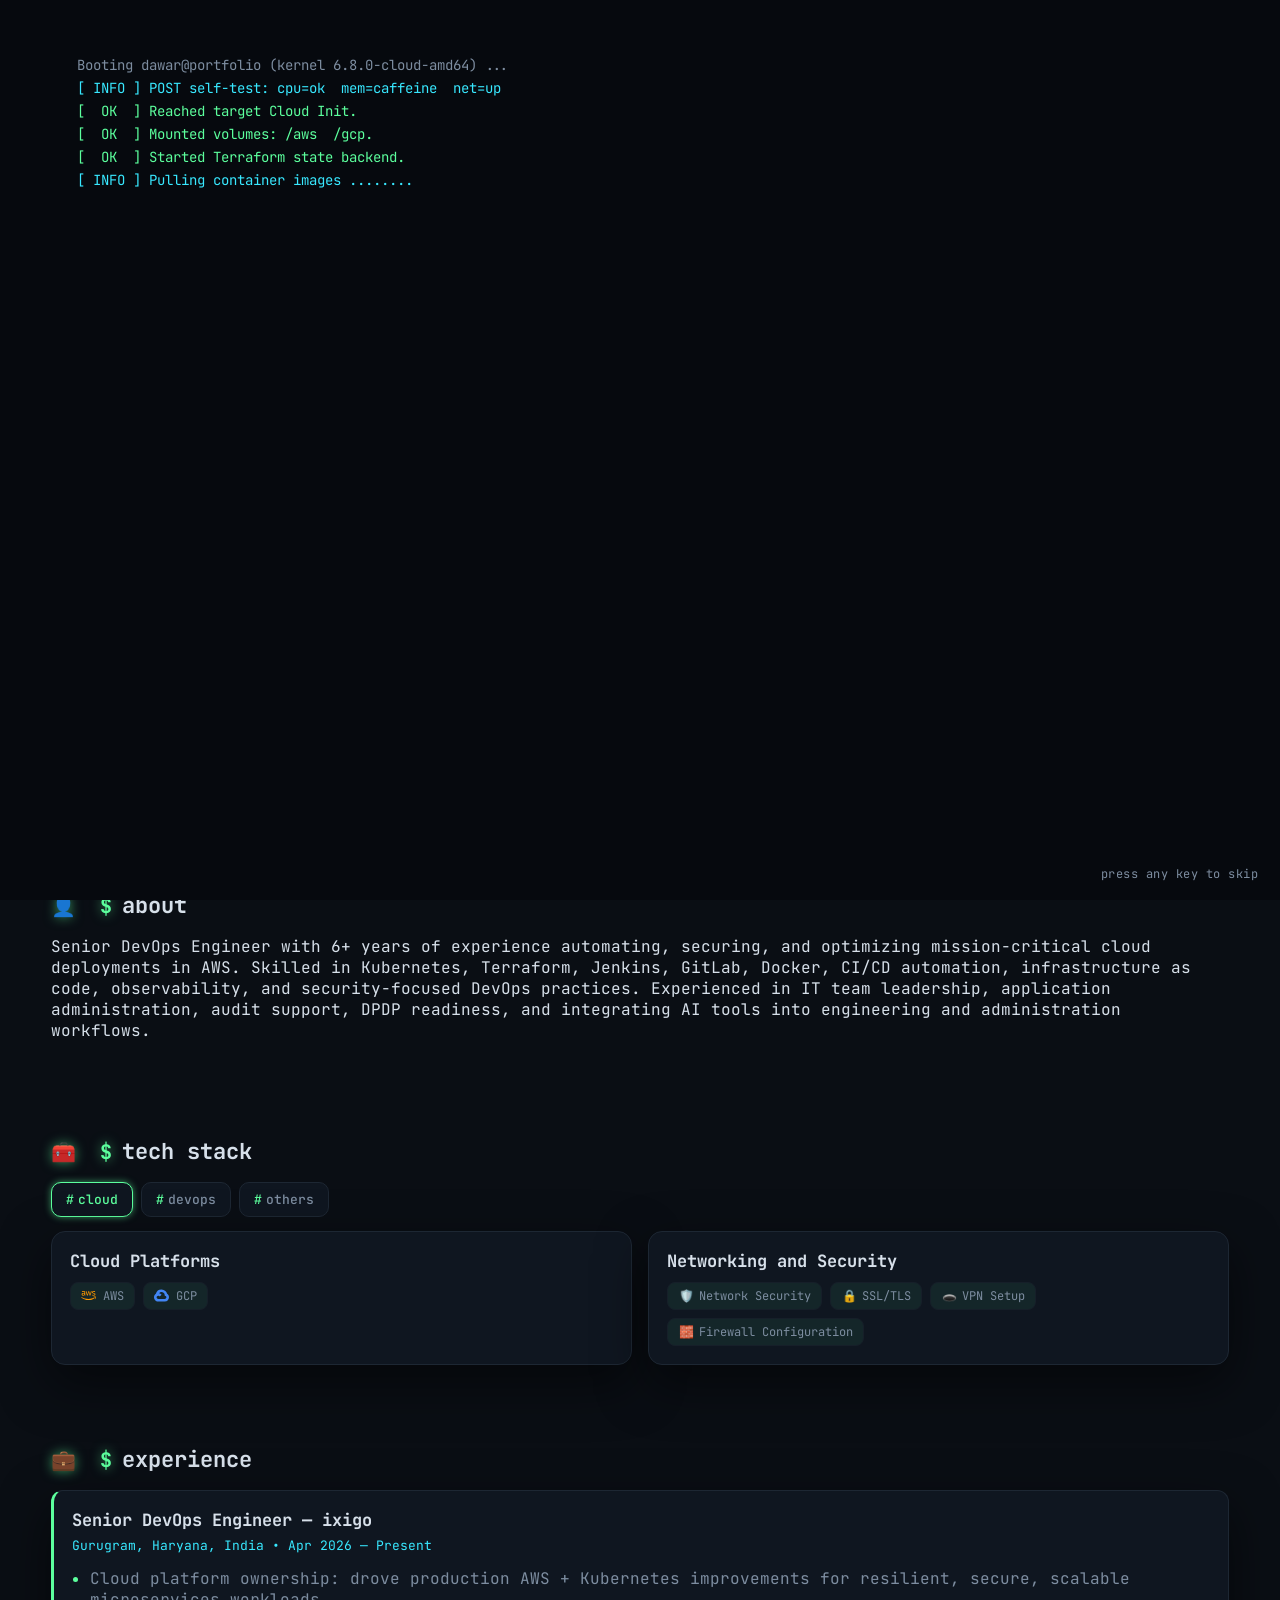
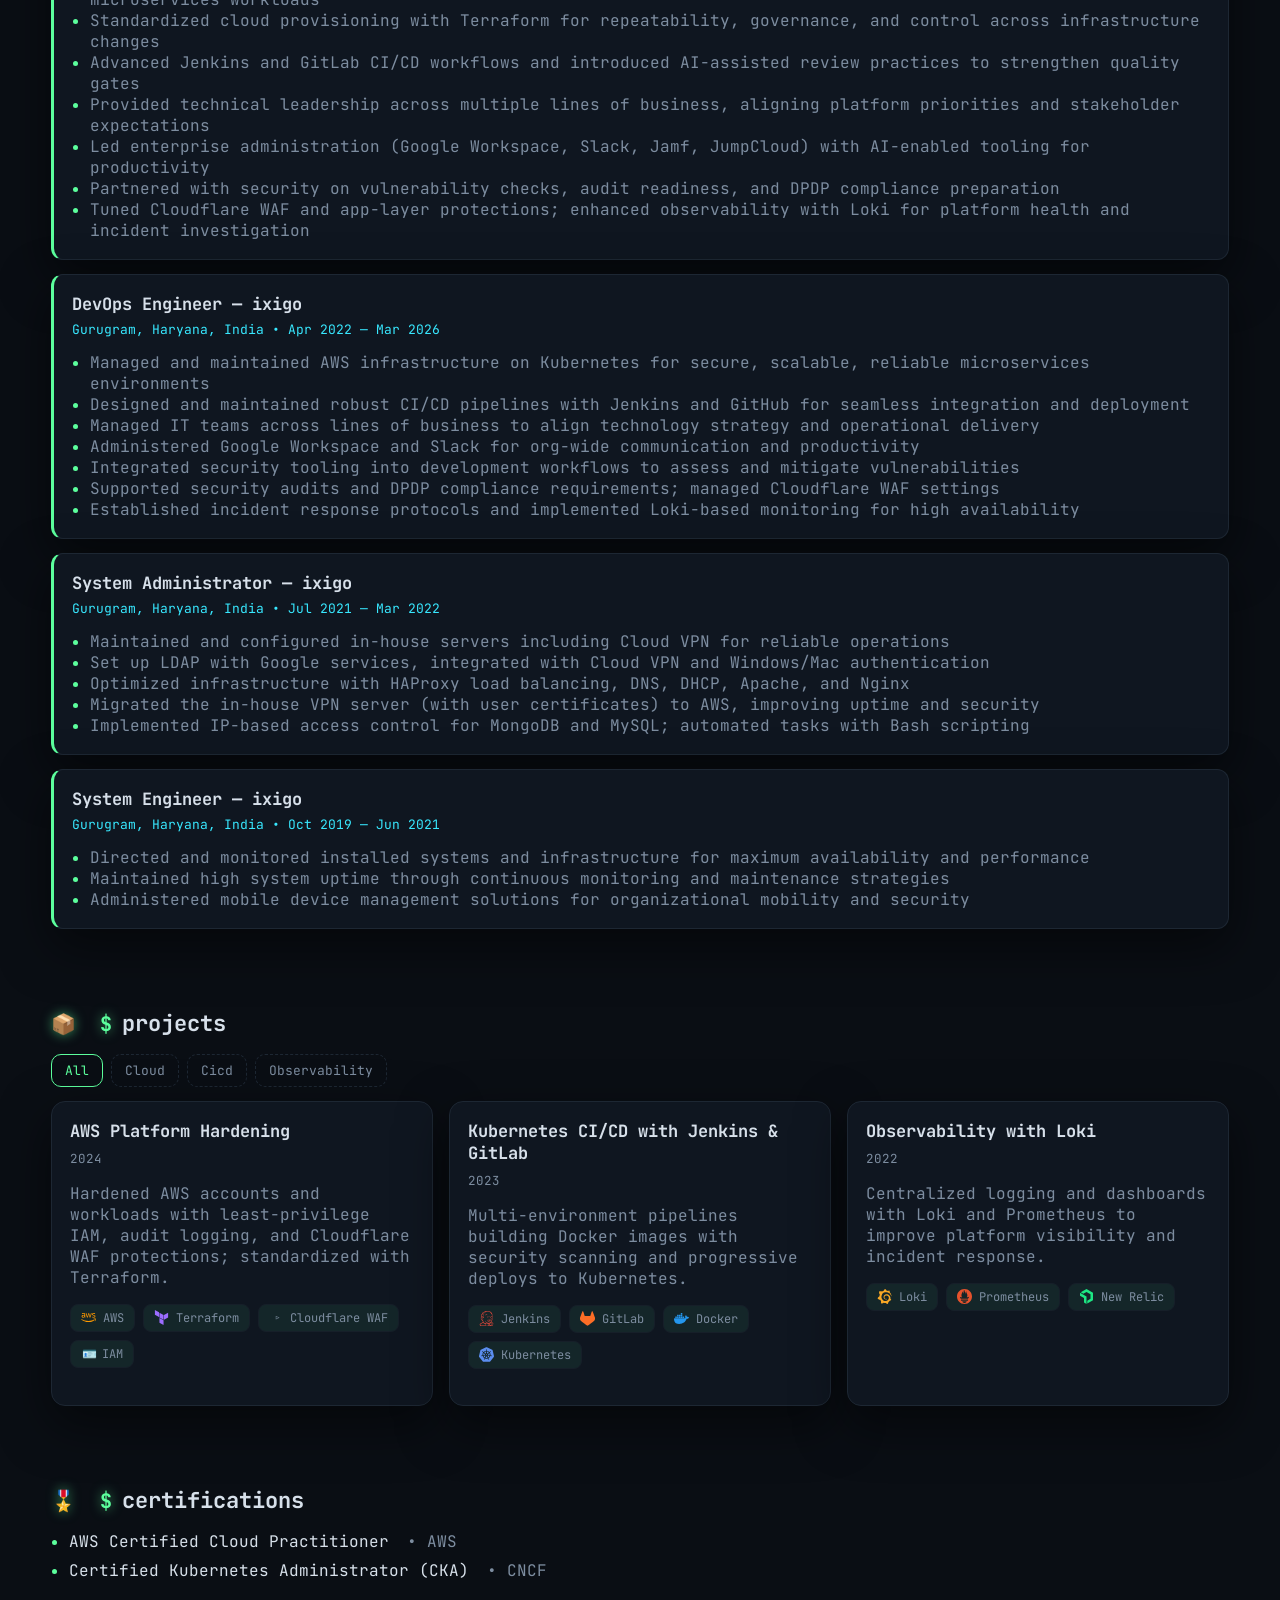
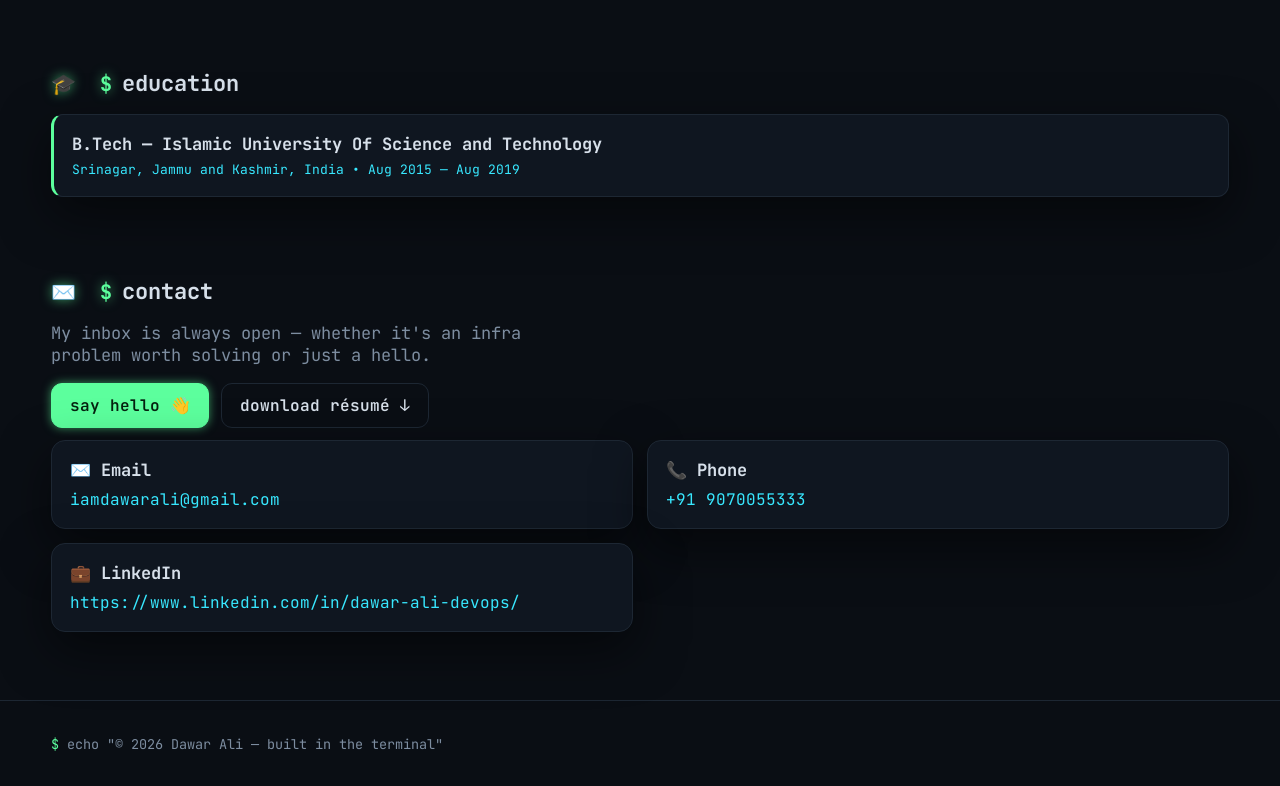
<file: index.html>
<!doctype html>
<html lang="en">
  <head>
    <meta charset="utf-8" />
    <meta name="viewport" content="width=device-width, initial-scale=1" />
    <title>Dawar Ali — Senior DevOps Engineer</title>
    <meta name="description" content="Dawar Ali — Senior DevOps Engineer. AWS platforms, Kubernetes, GitOps CI/CD, observability and security at scale. Interactive terminal portfolio." />
    <meta name="theme-color" content="#0a0e14" />
    <meta property="og:type" content="website" />
    <meta property="og:title" content="Dawar Ali — Senior DevOps Engineer" />
    <meta property="og:description" content="Senior DevOps Engineer — AWS, Kubernetes, GitOps CI/CD, observability and security at scale." />
    <meta property="og:url" content="/" />
    <meta property="og:image" content="/assets/og-image.png" />
    <meta name="twitter:card" content="summary_large_image" />
    <link rel="preconnect" href="https://fonts.googleapis.com">
    <link rel="preconnect" href="https://fonts.gstatic.com" crossorigin>
    <link href="https://fonts.googleapis.com/css2?family=JetBrains+Mono:wght@400;500;700&family=Ubuntu+Mono:wght@400;700&display=swap" rel="stylesheet">
    <link rel="icon" type="image/png" href="./assets/favicon.png">
    <link rel="stylesheet" href="./styles.css" />
  </head>
  <body>
    <!-- Animated boot sequence (runs once per session, skippable) -->
    <div id="boot" class="boot" role="dialog" aria-label="Booting" aria-live="polite">
      <pre id="bootLog" class="boot-log"></pre>
      <div class="boot-skip">press any key to skip</div>
    </div>

    <div class="scanlines" aria-hidden="true"></div>
    <div id="scrollProgress" class="scroll-progress" aria-hidden="true"></div>

    <header class="site-header terminal-header">
      <div class="container header-inner">
        <div class="header-left">
          <div class="term-buttons" aria-hidden="true">
            <span class="btn close"></span>
            <span class="btn min"></span>
            <span class="btn max"></span>
          </div>
          <a class="brand" href="#home" id="brandName">dawar@portfolio:&nbsp;~</a>
        </div>
        <nav class="nav" aria-label="Sections">
          <a href="#about"><span class="nav-ico">👤</span>about</a>
          <a href="#skills"><span class="nav-ico">🧰</span>skills</a>
          <a href="#experience"><span class="nav-ico">💼</span>experience</a>
          <a href="#projects"><span class="nav-ico">📦</span>projects</a>
          <a href="#certifications"><span class="nav-ico">🎖️</span>certs</a>
          <a href="#education"><span class="nav-ico">🎓</span>education</a>
          <a href="#contact"><span class="nav-ico">✉️</span>contact</a>
          <button id="themeToggle" aria-label="Toggle theme" title="Toggle theme">◐</button>
        </nav>
      </div>
    </header>

    <main id="home" class="site-main">
      <!-- Interactive shell -->
      <section class="hero">
        <canvas id="heroParticles" class="hero-canvas" aria-hidden="true"></canvas>
        <div class="container hero-inner">
          <div class="hero-intro" data-reveal>
            <h1 id="heroName">Dawar Ali</h1>
            <p class="subtitle"><span class="prompt-accent">&gt;</span> <span id="heroRole">Senior DevOps Engineer</span><span class="cursor-blink">_</span></p>
            <p class="lead" id="heroBio">I keep production boring and pipelines fast.</p>
            <div class="socials" id="socialLinks"></div>
          </div>

          <div class="terminal" id="terminal" role="region" aria-label="Interactive terminal">
            <div class="terminal-bar">
              <span class="term-buttons" aria-hidden="true">
                <span class="btn close"></span><span class="btn min"></span><span class="btn max"></span>
              </span>
              <span class="terminal-title">bash — dawar@portfolio</span>
            </div>
            <div class="terminal-body" id="termBody" tabindex="0">
              <div id="termOutput" class="term-output"></div>
              <div class="term-input-line" id="termInputLine">
                <span class="term-ps1"><span class="ps1-user">dawar</span><span class="ps1-at">@</span><span class="ps1-host">portfolio</span><span class="ps1-colon">:</span><span class="ps1-path">~</span><span class="ps1-dollar">$</span></span>
                <input id="termInput" class="term-input" type="text" autocomplete="off" autocapitalize="off" spellcheck="false" aria-label="Terminal command input" />
                <span class="term-hint" id="termHint">type <b>help</b> ↵</span>
              </div>
            </div>
          </div>
        </div>
      </section>

      <section id="about" class="section container" data-reveal>
        <h2 data-icon="👤">about</h2>
        <p id="aboutText">This portfolio is data-driven. Update <code>data/profile.json</code> to customize.</p>
      </section>

      <section id="skills" class="section container" data-reveal>
        <h2 data-icon="🧰">tech stack</h2>
        <div class="tabs" id="skillsTabs">
          <button class="tab active" data-tab="cloud">cloud</button>
          <button class="tab" data-tab="devops">devops</button>
          <button class="tab" data-tab="others">others</button>
        </div>
        <div id="skillsGrid" class="grid"></div>
      </section>

      <section id="experience" class="section container" data-reveal>
        <h2 data-icon="💼">experience</h2>
        <div id="experienceList" class="timeline"></div>
      </section>

      <section id="projects" class="section container" data-reveal>
        <h2 data-icon="📦">projects</h2>
        <div class="filters" id="projectFilters"></div>
        <div id="projectsGrid" class="grid"></div>
      </section>

      <section id="certifications" class="section container" data-reveal>
        <h2 data-icon="🎖️">certifications</h2>
        <ul id="certList" class="list"></ul>
      </section>

      <section id="education" class="section container" data-reveal>
        <h2 data-icon="🎓">education</h2>
        <div id="eduList" class="timeline"></div>
      </section>

      <section id="contact" class="section container" data-reveal>
        <h2 data-icon="✉️">contact</h2>
        <p class="lead">My inbox is always open — whether it's an infra problem worth solving or just a hello.</p>
        <div class="cta-row">
          <a id="contactCtaButton" class="button primary" href="#">say hello 👋</a>
          <a id="resumeButton" class="button ghost" href="./assets/Dawar_Ali_Resume.pdf" target="_blank" rel="noopener noreferrer">download résumé ↓</a>
        </div>
        <div style="height: 12px"></div>
        <div id="contactCards" class="cards"></div>
      </section>
    </main>

    <footer class="site-footer">
      <div class="container">
        <p id="footerText"><span class="prompt-accent">$</span> echo "© <span id="year"></span> <span id="footerName">Dawar Ali</span> — built in the terminal"</p>
      </div>
    </footer>

    <script>
      // Fallback data for local file viewing (no server). Mirrors data/profile.json.
      window.PROFILE_FALLBACK = {
        name: "Dawar Ali",
        role: "Senior DevOps Engineer",
        bio: "I keep production boring and pipelines fast.",
        contact: { email: "iamdawarali@gmail.com", linkedin: "https://www.linkedin.com/in/dawar-ali-devops/", github: "", website: "" },
        skills: {}, experience: [], projects: [], certifications: [], education: [],
        resumeUrl: "./assets/Dawar_Ali_Resume.pdf"
      };
    </script>
    <script src="./script.js" defer></script>
  </body>
</html>
</file>
<file: styles.css>
/* =========================================================================
   Dawar Ali — Senior DevOps Engineer · Neon Terminal Portfolio
   ========================================================================= */

:root {
  --bg: #0a0e14;            /* near-black, slight blue */
  --bg-elev: #0f1620;       /* elevated panels */
  --bg-term: #0c1118;       /* terminal body */
  --text: #d7e0ea;
  --muted: #7d8da0;
  --card: #0f1620;
  --border: #1d2733;
  --border-soft: #161f29;

  --green: #5cff9d;         /* primary neon */
  --cyan: #38e8ff;
  --magenta: #ff5fd2;
  --yellow: #ffd866;
  --red: #ff6b6b;

  --accent: var(--green);
  --accent-2: var(--cyan);
  --accent-contrast: #05210f;

  --glow: 0 0 0.6em color-mix(in oklab, var(--accent) 55%, transparent);
  --shadow: 0 18px 50px rgba(0, 0, 0, 0.5);
  --font-body: 'JetBrains Mono', 'Ubuntu Mono', ui-monospace, SFMono-Regular, Menlo, Monaco, Consolas, monospace;
  --font-display: var(--font-body);
}

/* Light "day-shift" theme (still terminal, just brighter) */
html[data-theme='light'] {
  --bg: #f3f5f8;
  --bg-elev: #ffffff;
  --bg-term: #0c1118;       /* keep the terminal itself dark — it's the star */
  --text: #1a2230;
  --muted: #5a6678;
  --card: #ffffff;
  --border: #d7deea;
  --border-soft: #e6ebf2;
  --green: #11a36b;
  --cyan: #0a8fb3;
  --magenta: #c026a8;
  --accent: var(--green);
  --accent-contrast: #ffffff;
  --shadow: 0 18px 50px rgba(20, 30, 50, 0.12);
}

* { box-sizing: border-box; }
html, body { height: 100%; }
html { scroll-behavior: smooth; }

body {
  margin: 0;
  font-family: var(--font-body);
  background:
    radial-gradient(1200px 600px at 80% -10%, color-mix(in oklab, var(--accent) 9%, transparent), transparent 60%),
    radial-gradient(900px 500px at 0% 10%, color-mix(in oklab, var(--accent-2) 8%, transparent), transparent 55%),
    var(--bg);
  background-attachment: fixed;
  color: var(--text);
  -webkit-font-smoothing: antialiased;
  -moz-osx-font-smoothing: grayscale;
}

h1, h2, h3, h4, h5 { font-family: var(--font-display); letter-spacing: 0; text-transform: none; }
code { font-family: var(--font-body); background: color-mix(in oklab, var(--accent) 14%, transparent); padding: 1px 6px; border-radius: 6px; color: var(--accent); }
::selection { background: color-mix(in oklab, var(--accent) 40%, transparent); color: #fff; }

.container { width: min(1180px, 92%); margin-inline: auto; }

/* ============================ Boot sequence ============================= */
.boot {
  position: fixed; inset: 0; z-index: 9999;
  background: #06090e;
  display: flex; flex-direction: column; justify-content: flex-start;
  padding: clamp(20px, 6vh, 70px) clamp(18px, 6vw, 90px);
  overflow-y: auto;
  scrollbar-width: none;
  transition: opacity 420ms ease;
}
.boot::-webkit-scrollbar { display: none; }
.boot.hidden { opacity: 0; pointer-events: none; }
.boot-log {
  margin: 0;
  font-family: var(--font-body);
  font-size: clamp(11px, 1.6vw, 14px);
  line-height: 1.65;
  color: var(--text);
  white-space: pre-wrap;
  word-break: break-word;
}
.boot-log .ok { color: var(--green); }
.boot-log .warn { color: var(--yellow); }
.boot-log .info { color: var(--cyan); }
.boot-log .dim { color: var(--muted); }
.boot-log .b { color: #fff; font-weight: 700; }
.boot-skip {
  position: absolute; bottom: 18px; right: 22px;
  color: var(--muted); font-size: 12px; letter-spacing: 0.5px;
  animation: pulse 1.8s ease-in-out infinite;
}
@keyframes pulse { 0%,100% { opacity: .35 } 50% { opacity: .9 } }

/* ============================ Scanlines/CRT ============================= */
.scanlines {
  position: fixed; inset: 0; z-index: 9990; pointer-events: none;
  background: repeating-linear-gradient(to bottom, rgba(255,255,255,0.02) 0 1px, transparent 1px 3px);
  mix-blend-mode: overlay; opacity: 0.5;
}
html[data-theme='light'] .scanlines { display: none; }

/* ============================== Header ================================= */
.site-header {
  position: sticky; top: 0; z-index: 50;
  background: color-mix(in oklab, var(--bg) 80%, transparent);
  border-bottom: 1px solid var(--border);
  backdrop-filter: blur(12px) saturate(140%);
}
.header-inner { display: flex; align-items: center; justify-content: space-between; gap: 12px; padding: 10px 0; }
.header-left { display: flex; align-items: center; gap: 12px; min-width: 0; }
.brand {
  text-decoration: none; color: var(--text);
  font-weight: 700; font-size: 15px; letter-spacing: 0.3px;
  white-space: nowrap;
}
.brand:hover { color: var(--accent); text-shadow: var(--glow); }

.nav { display: flex; gap: 4px; align-items: center; }
.nav a {
  display: inline-flex; align-items: center; gap: 6px;
  text-decoration: none; color: var(--muted); font-size: 13.5px;
  padding: 6px 11px; border-radius: 9px; border: 1px solid transparent;
  transition: color 160ms ease, background-color 160ms ease, border-color 160ms ease, box-shadow 160ms ease;
  white-space: nowrap;
}
.nav a .nav-ico { font-size: 12.5px; line-height: 1; filter: grayscale(35%); transition: filter 160ms ease; }
.nav a:hover { color: var(--text); background: var(--bg-elev); border-color: var(--border); }
.nav a:hover .nav-ico { filter: grayscale(0); }
.nav a.active {
  color: var(--accent); text-shadow: var(--glow);
  background: color-mix(in oklab, var(--accent) 13%, transparent);
  border-color: color-mix(in oklab, var(--accent) 45%, var(--border));
  box-shadow: var(--glow);
}
.nav a.active .nav-ico { filter: grayscale(0); }

/* Scroll progress indicator */
.scroll-progress {
  position: fixed; top: 0; left: 0; height: 3px; width: 0; z-index: 9995;
  background: linear-gradient(90deg, var(--accent), var(--accent-2));
  box-shadow: 0 0 10px color-mix(in oklab, var(--accent) 70%, transparent);
  transition: width 90ms linear;
}

#themeToggle {
  background: var(--bg-elev); border: 1px solid var(--border); color: var(--text);
  width: 36px; height: 32px; border-radius: 9px; cursor: pointer; font-size: 16px; line-height: 1;
  transition: border-color 160ms ease, color 160ms ease;
}
#themeToggle:hover { border-color: var(--accent); color: var(--accent); box-shadow: var(--glow); }

.terminal-header { background: color-mix(in oklab, var(--bg) 80%, transparent); }
.term-buttons { display: inline-flex; gap: 8px; align-items: center; margin-right: 12px; }
.term-buttons .btn { width: 12px; height: 12px; border-radius: 50%; display: inline-block; }
.term-buttons .btn.close { background: #ff5f57; }
.term-buttons .btn.min { background: #febc2e; }
.term-buttons .btn.max { background: #28c840; }

@media (max-width: 860px) {
  .header-inner { flex-wrap: wrap; row-gap: 8px; }
  .nav {
    width: 100%; flex-wrap: nowrap; overflow-x: auto;
    -webkit-overflow-scrolling: touch; scrollbar-width: none;
    padding-bottom: 2px; mask-image: linear-gradient(90deg, transparent 0, #000 12px, #000 calc(100% - 12px), transparent 100%);
  }
  .nav::-webkit-scrollbar { display: none; }
  .brand { font-size: 13px; }
}

/* =============================== Hero ================================== */
.hero { position: relative; padding: 56px 0 40px; }
.hero-canvas { position: absolute; inset: 0; width: 100%; height: 100%; pointer-events: none; z-index: 0; }
.hero-inner { position: relative; z-index: 1; display: grid; grid-template-columns: 1fr 1.15fr; gap: 34px; align-items: center; min-height: 78vh; }
@media (max-width: 920px) { .hero-inner { grid-template-columns: 1fr; min-height: auto; gap: 22px; padding-top: 10px; } }

.hero-intro h1 { margin: 0; font-size: clamp(34px, 6vw, 58px); line-height: 1.04; color: var(--text); }
.hero-intro h1 { background: linear-gradient(110deg, var(--text) 30%, var(--accent) 75%, var(--accent-2)); -webkit-background-clip: text; background-clip: text; color: transparent; }
.subtitle { color: var(--accent); margin: 10px 0 0; font-size: clamp(15px, 2.4vw, 20px); text-shadow: var(--glow); }
.prompt-accent { color: var(--accent); }
.cursor-blink { color: var(--accent); animation: blink 1.1s step-end infinite; }
@keyframes blink { 50% { opacity: 0; } }
.lead { color: var(--muted); font-size: 17px; max-width: 52ch; margin-top: 14px; }

.socials { display: flex; flex-wrap: wrap; gap: 10px; margin-top: 18px; }
.socials a {
  text-decoration: none; color: var(--text); background: var(--bg-elev);
  border: 1px solid var(--border); padding: 8px 12px; border-radius: 10px; font-size: 13px;
  transition: border-color 160ms ease, color 160ms ease, transform 160ms ease;
}
.socials a:hover { border-color: var(--accent); color: var(--accent); transform: translateY(-1px); box-shadow: var(--glow); }

/* =========================== Interactive terminal ====================== */
.terminal {
  border: 1px solid var(--border);
  border-radius: 14px;
  background: var(--bg-term);
  box-shadow: var(--shadow), 0 0 60px -20px color-mix(in oklab, var(--accent) 40%, transparent);
  overflow: hidden;
  display: flex; flex-direction: column;
  min-height: 460px; max-height: 70vh;
}
.terminal-bar {
  display: flex; align-items: center; gap: 12px;
  padding: 10px 14px; background: color-mix(in oklab, var(--bg-elev) 80%, #000 8%);
  border-bottom: 1px solid var(--border);
}
.terminal-title { color: var(--muted); font-size: 12.5px; letter-spacing: 0.3px; }
.terminal-body {
  padding: 16px; overflow-y: auto; flex: 1;
  font-size: 14px; line-height: 1.6;
  scrollbar-width: thin; scrollbar-color: var(--border) transparent;
  outline: none;
}
.terminal-body::-webkit-scrollbar { width: 9px; }
.terminal-body::-webkit-scrollbar-thumb { background: var(--border); border-radius: 8px; }

.term-output > .term-block { margin-bottom: 10px; white-space: pre-wrap; word-break: break-word; }
.term-cmd-echo { color: var(--muted); }
.term-cmd-echo .typed { color: var(--text); }
.term-block .h { color: var(--accent); font-weight: 700; text-shadow: var(--glow); }
.term-block .k { color: var(--cyan); }
.term-block .v { color: var(--text); }
.term-block .m { color: var(--magenta); }
.term-block .y { color: var(--yellow); }
.term-block .dim { color: var(--muted); }
.term-block a { color: var(--cyan); text-decoration: none; border-bottom: 1px dotted color-mix(in oklab, var(--cyan) 50%, transparent); }
.term-block a:hover { color: var(--accent); }
.term-block .bar { color: var(--accent); }
.term-block .barbg { color: var(--border); }
.term-block .ico-term {
  display: inline-block; width: 14px; height: 14px; vertical-align: -2px;
  background-color: var(--ic, var(--accent));
  -webkit-mask: var(--im) center / contain no-repeat;
  mask: var(--im) center / contain no-repeat;
}
.term-block .ico-emoji-term { display: inline-block; width: 14px; text-align: center; }
.term-error { color: var(--red); }
.term-ascii { color: var(--accent); line-height: 1.2; text-shadow: var(--glow); font-size: 12.5px; }

.term-input-line { display: flex; align-items: baseline; gap: 8px; flex-wrap: wrap; }
.term-ps1 { white-space: nowrap; }
.ps1-user { color: var(--accent); }
.ps1-at, .ps1-colon, .ps1-dollar { color: var(--muted); }
.ps1-host { color: var(--accent-2); }
.ps1-path { color: var(--magenta); }
.ps1-dollar { margin-left: 4px; color: var(--text); }
.term-input {
  flex: 1; min-width: 120px;
  background: transparent; border: none; outline: none;
  color: var(--text); font-family: var(--font-body); font-size: 14px;
  caret-color: var(--accent);
}
.term-hint { color: var(--muted); font-size: 12px; opacity: .8; }
.term-hint b { color: var(--accent); }

/* ============================== Sections =============================== */
.section { padding: 40px 0; scroll-margin-top: 84px; }
.hero, main { scroll-margin-top: 84px; }
.section h2 { margin: 0 0 16px; font-size: 22px; color: var(--text); display: flex; align-items: center; gap: 10px; }
.section h2::before {
  content: attr(data-icon) "  $";
  color: var(--accent); text-shadow: var(--glow); font-weight: 700;
  white-space: pre; font-size: 20px; line-height: 1;
}

.tabs { display: flex; gap: 8px; flex-wrap: wrap; margin-bottom: 14px; }
.tab {
  background: var(--bg-elev); color: var(--muted); border: 1px solid var(--border);
  padding: 8px 14px; border-radius: 10px; cursor: pointer; font-weight: 500; font-size: 13px; font-family: var(--font-body);
  transition: all 160ms ease;
}
.tab::before { content: "#"; color: var(--accent); margin-right: 4px; }
.tab.active, .tab:hover { color: var(--accent); border-color: var(--accent); box-shadow: var(--glow); }

.filters { display: flex; gap: 8px; flex-wrap: wrap; margin-bottom: 14px; }
.filters .filter {
  background: transparent; color: var(--muted); border: 1px dashed var(--border);
  padding: 7px 13px; border-radius: 10px; cursor: pointer; font-size: 13px; font-family: var(--font-body);
  transition: all 160ms ease;
}
.filters .filter.active, .filters .filter:hover { color: var(--accent); border-color: var(--accent); border-style: solid; }

.grid { display: grid; grid-template-columns: repeat(12, 1fr); gap: 16px; }
.grid > * { grid-column: span 12; }
@media (min-width: 720px) {
  .grid.cols-2 > * { grid-column: span 6; }
  .grid.cols-3 > * { grid-column: span 4; }
}

.card {
  background: var(--card); border: 1px solid var(--border); border-radius: 14px;
  padding: 18px; box-shadow: var(--shadow); position: relative; overflow: hidden;
  transition: transform 220ms ease, border-color 200ms ease, box-shadow 240ms ease;
}
.card::before {
  content: ""; position: absolute; inset: 0 0 auto 0; height: 2px;
  background: linear-gradient(90deg, var(--accent), var(--accent-2), transparent);
  opacity: 0; transition: opacity 220ms ease;
}
.card:hover { transform: translateY(-3px); border-color: color-mix(in oklab, var(--accent) 45%, var(--border)); box-shadow: var(--shadow), 0 0 40px -16px color-mix(in oklab, var(--accent) 55%, transparent); }
.card:hover::before { opacity: 1; }
.card h3 { margin: 0 0 8px; font-size: 17px; color: var(--text); }
.card .meta { color: var(--muted); font-size: 12.5px; }
.card p { color: var(--muted); }

.chips { display: flex; flex-wrap: wrap; gap: 8px; margin-top: 10px; }
.chip {
  background: color-mix(in oklab, var(--accent) 7%, transparent); border: 1px solid var(--border-soft);
  color: var(--muted); padding: 5px 10px; border-radius: 8px; font-size: 12px;
  transition: all 150ms ease;
}
.chip:hover { color: var(--accent); border-color: var(--accent); }
.chip .icon-emoji { display: inline-block; width: 16px; text-align: center; margin-right: 5px; }
.chip .skill-ico {
  width: 15px; height: 15px; display: inline-block; vertical-align: -3px; margin-right: 7px; flex: 0 0 auto;
  background-color: var(--ic, var(--accent));
  -webkit-mask: var(--im) center / contain no-repeat;
  mask: var(--im) center / contain no-repeat;
  transition: filter 160ms ease;
}
.chip:hover .skill-ico { filter: drop-shadow(0 0 4px var(--ic, var(--accent))); }

.timeline { display: grid; gap: 14px; position: relative; }
.timeline-item {
  display: grid; gap: 6px; padding: 18px; border: 1px solid var(--border);
  border-left: 3px solid var(--accent); border-radius: 12px; background: var(--card); box-shadow: var(--shadow);
  transition: border-color 200ms ease, transform 200ms ease;
}
.timeline-item:hover { transform: translateX(3px); }
.timeline-item h3 { margin: 0; font-size: 17px; color: var(--text); }
.timeline-item .where { color: var(--accent-2); font-size: 13px; }
.timeline-item ul { margin: 8px 0 0; padding-left: 18px; color: var(--muted); }
.timeline-item ul li::marker { color: var(--accent); }

.cards { display: grid; gap: 14px; grid-template-columns: repeat(12, 1fr); }
.cards > * { grid-column: span 12; }
@media (min-width: 720px) { .cards > * { grid-column: span 6; } }
.cards .card a { color: var(--cyan); text-decoration: none; word-break: break-all; }
.cards .card a:hover { color: var(--accent); }

.cta-row { display: flex; gap: 12px; flex-wrap: wrap; }
.button {
  display: inline-flex; align-items: center; gap: 8px;
  padding: 11px 18px; border-radius: 11px; border: 1px solid var(--border);
  text-decoration: none; font-weight: 600; color: var(--text); font-family: var(--font-body);
  transition: transform 180ms ease, box-shadow 200ms ease, background 200ms ease, color 160ms ease;
}
.button.primary { background: var(--accent); color: var(--accent-contrast); border-color: var(--accent); box-shadow: var(--glow); }
.button.ghost { background: transparent; }
.button:hover { transform: translateY(-2px); }
.button.ghost:hover { border-color: var(--accent); color: var(--accent); }

.list { margin: 0; padding-left: 18px; color: var(--muted); }
.list li { margin-bottom: 8px; }
.list li::marker { color: var(--accent); }
.list a { color: var(--text); text-decoration: none; }
.list a:hover { color: var(--accent); }

.site-footer { border-top: 1px solid var(--border); margin-top: 28px; }
.site-footer .container { padding: 20px 0; color: var(--muted); font-size: 13.5px; }

/* ============================ Scroll reveal ============================ */
[data-reveal] { opacity: 0; transform: translateY(18px); transition: opacity 600ms ease, transform 700ms cubic-bezier(.21,1,.21,1); }
[data-reveal].is-visible { opacity: 1; transform: translateY(0); }

.sr-only { position: absolute; width: 1px; height: 1px; padding: 0; margin: -1px; overflow: hidden; clip: rect(0,0,0,0); white-space: nowrap; border: 0; }

/* ========================= Reduced motion ============================= */
@media (prefers-reduced-motion: reduce) {
  *, *::before, *::after { animation-duration: 0.001ms !important; animation-iteration-count: 1 !important; transition-duration: 0.001ms !important; scroll-behavior: auto; }
  .scanlines { display: none; }
  [data-reveal] { opacity: 1; transform: none; }
}
</file>
